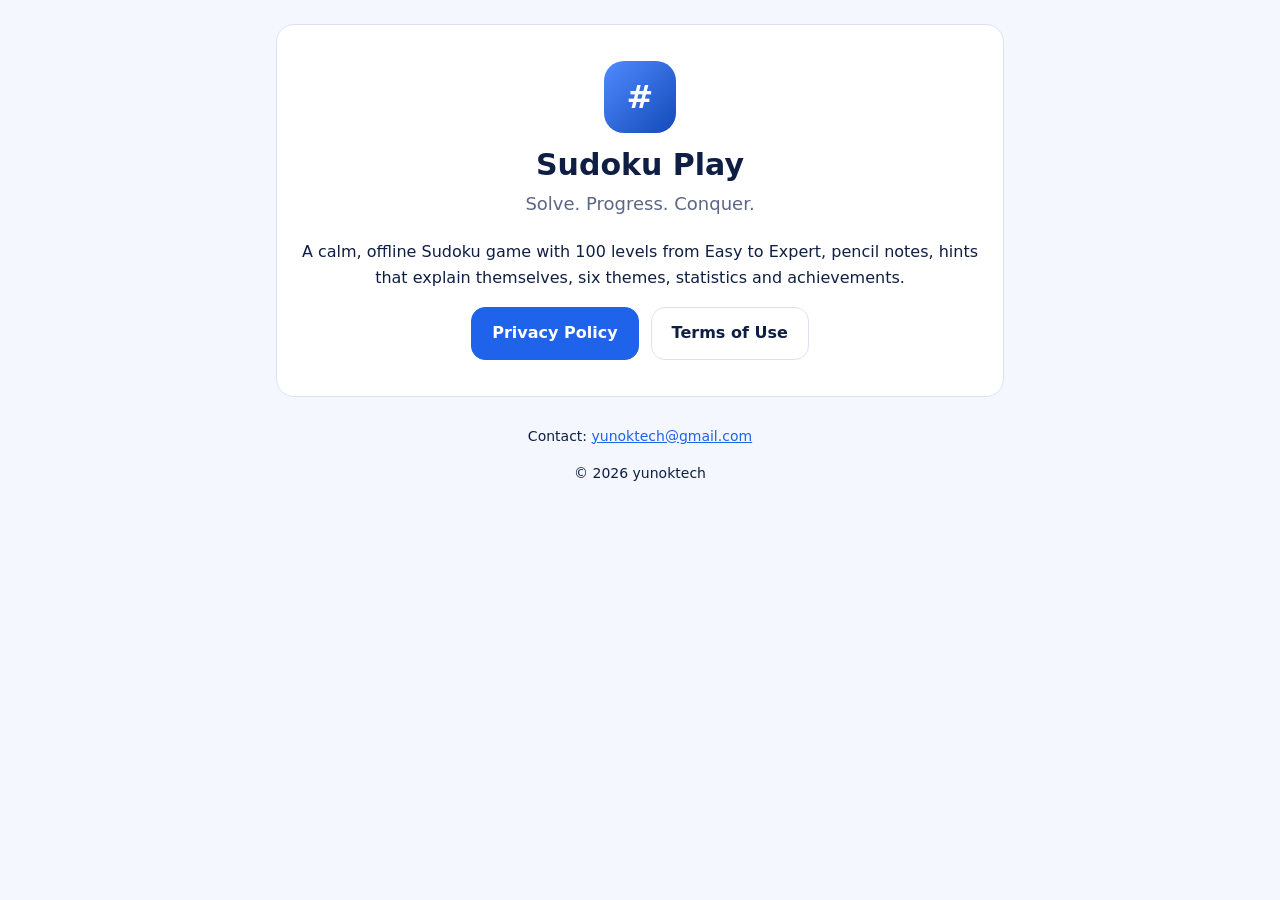
<file: index.html>
<!doctype html>
<html lang="en">
<head>
  <meta charset="utf-8">
  <meta name="viewport" content="width=device-width, initial-scale=1">
  <title>Sudoku Play</title>
  <meta name="description" content="Sudoku Play – a calm, offline Sudoku game with 100 levels from Easy to Expert.">
  <link rel="stylesheet" href="style.css">
</head>
<body>
  <div class="wrap">
    <div class="card hero">
      <div class="logo" aria-hidden="true">#</div>
      <h1>Sudoku Play</h1>
      <p class="tagline">Solve. Progress. Conquer.</p>
      <p>A calm, offline Sudoku game with 100 levels from Easy to Expert, pencil notes, hints that explain
        themselves, six themes, statistics and achievements.</p>
      <div class="buttons">
        <a class="btn primary" href="privacy-policy.html">Privacy Policy</a>
        <a class="btn" href="terms.html">Terms of Use</a>
      </div>
    </div>
    <footer>
      <p>Contact: <a href="mailto:yunoktech@gmail.com">yunoktech@gmail.com</a></p>
      <p>© 2026 yunoktech</p>
    </footer>
  </div>
</body>
</html>
</file>
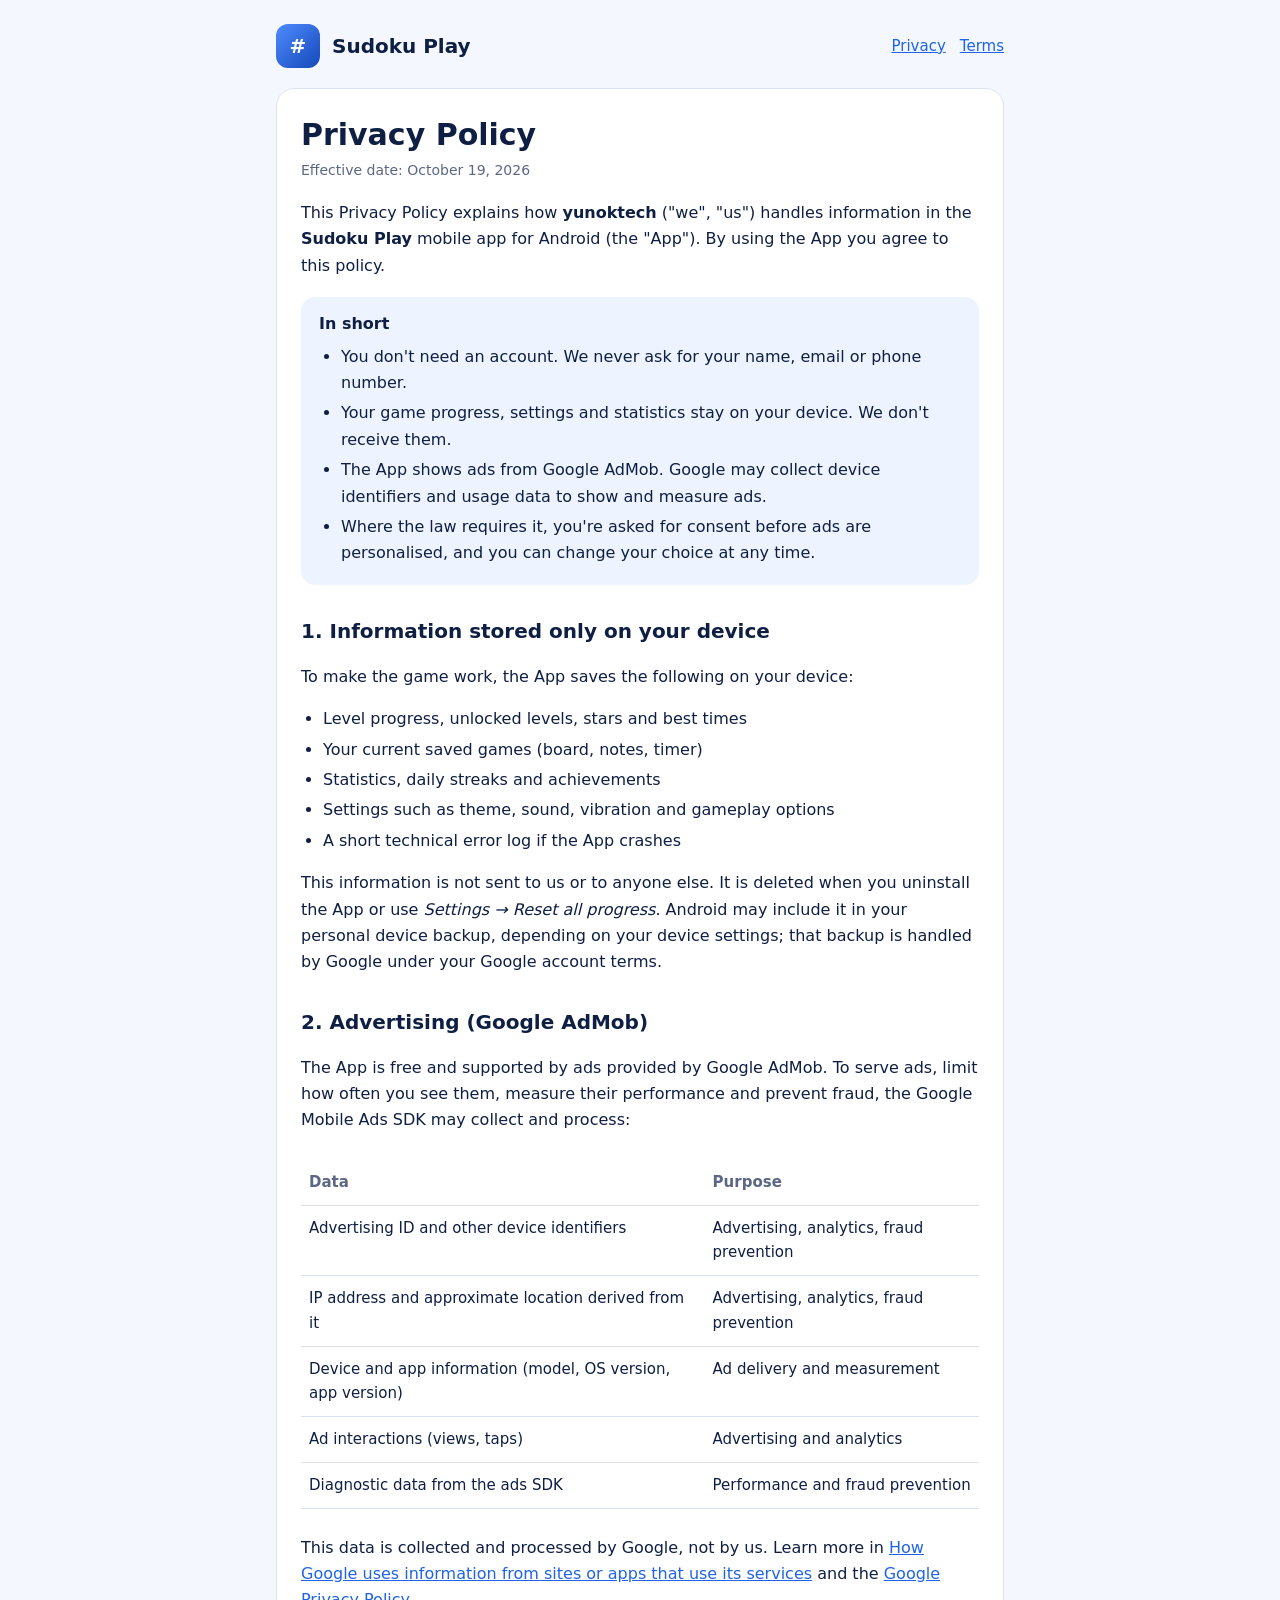
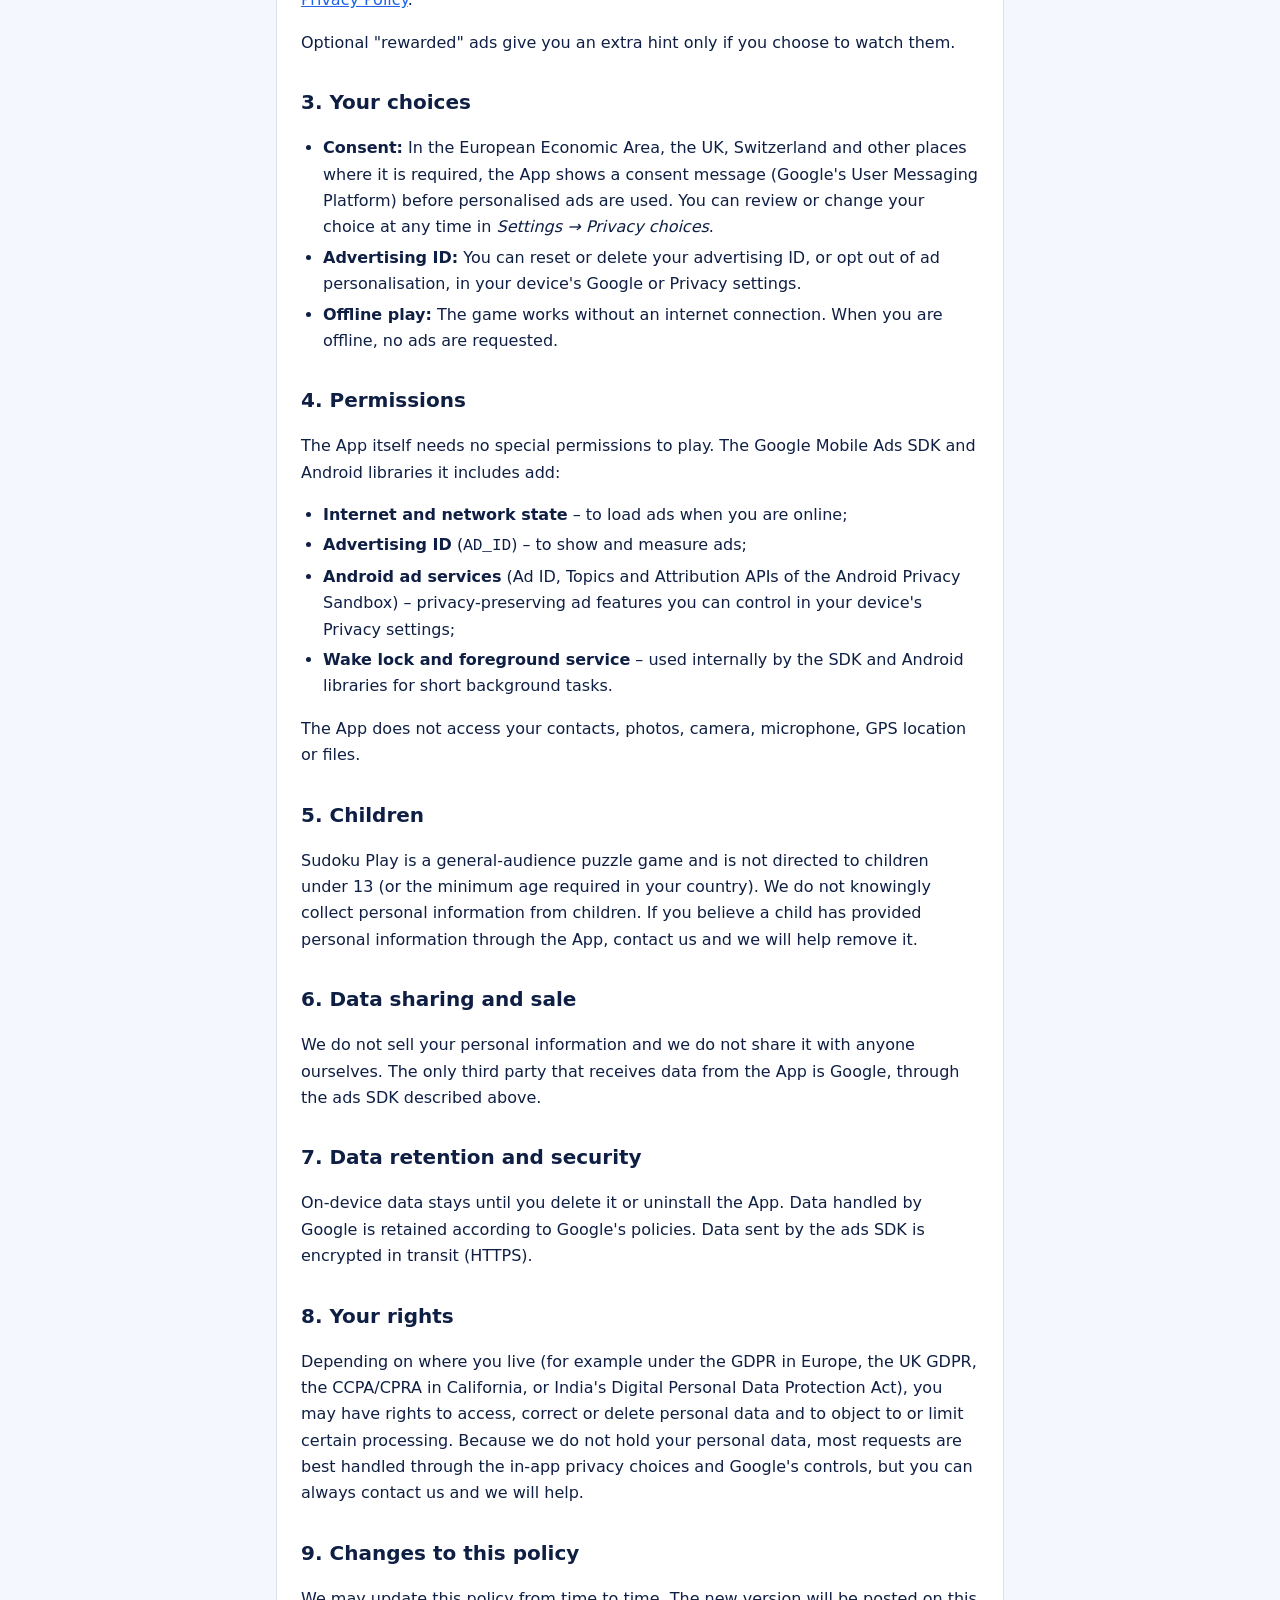
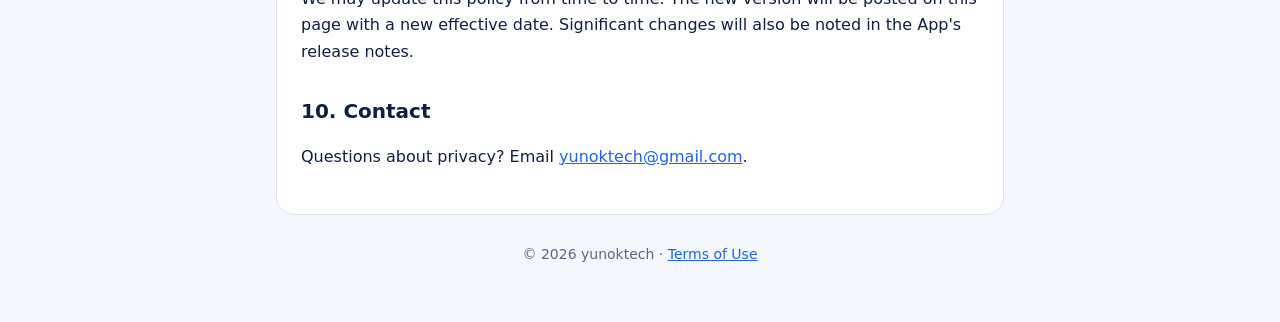
<file: privacy-policy.html>
<!doctype html>
<html lang="en">
<head>
  <meta charset="utf-8">
  <meta name="viewport" content="width=device-width, initial-scale=1">
  <title>Privacy Policy – Sudoku Play</title>
  <meta name="description" content="How the Sudoku Play app handles your information.">
  <link rel="stylesheet" href="style.css">
</head>
<body>
  <div class="wrap">
    <header class="site">
      <a class="brand" href="index.html"><span class="logo" aria-hidden="true">#</span><span class="brand-name">Sudoku Play</span></a>
      <nav class="links"><a href="privacy-policy.html">Privacy</a><a href="terms.html">Terms</a></nav>
    </header>

    <main class="card">
      <h1>Privacy Policy</h1>
      <p class="meta">Effective date: October 19, 2026</p>

      <p>This Privacy Policy explains how <strong>yunoktech</strong> ("we", "us") handles information
        in the <strong>Sudoku Play</strong> mobile app for Android (the "App"). By using the App you agree to this policy.</p>

      <div class="summary">
        <strong>In short</strong>
        <ul>
          <li>You don't need an account. We never ask for your name, email or phone number.</li>
          <li>Your game progress, settings and statistics stay on your device. We don't receive them.</li>
          <li>The App shows ads from Google AdMob. Google may collect device identifiers and usage data to show and measure ads.</li>
          <li>Where the law requires it, you're asked for consent before ads are personalised, and you can change your choice at any time.</li>
        </ul>
      </div>

      <h2>1. Information stored only on your device</h2>
      <p>To make the game work, the App saves the following on your device:</p>
      <ul>
        <li>Level progress, unlocked levels, stars and best times</li>
        <li>Your current saved games (board, notes, timer)</li>
        <li>Statistics, daily streaks and achievements</li>
        <li>Settings such as theme, sound, vibration and gameplay options</li>
        <li>A short technical error log if the App crashes</li>
      </ul>
      <p>This information is not sent to us or to anyone else. It is deleted when you uninstall the App or use
        <em>Settings → Reset all progress</em>. Android may include it in your personal device backup, depending on your
        device settings; that backup is handled by Google under your Google account terms.</p>

      <h2>2. Advertising (Google AdMob)</h2>
      <p>The App is free and supported by ads provided by Google AdMob. To serve ads, limit how often you see them,
        measure their performance and prevent fraud, the Google Mobile Ads SDK may collect and process:</p>
      <div class="table-scroll">
        <table>
          <tr><th>Data</th><th>Purpose</th></tr>
          <tr><td>Advertising ID and other device identifiers</td><td>Advertising, analytics, fraud prevention</td></tr>
          <tr><td>IP address and approximate location derived from it</td><td>Advertising, analytics, fraud prevention</td></tr>
          <tr><td>Device and app information (model, OS version, app version)</td><td>Ad delivery and measurement</td></tr>
          <tr><td>Ad interactions (views, taps)</td><td>Advertising and analytics</td></tr>
          <tr><td>Diagnostic data from the ads SDK</td><td>Performance and fraud prevention</td></tr>
        </table>
      </div>
      <p>This data is collected and processed by Google, not by us. Learn more in
        <a href="https://policies.google.com/technologies/partner-sites" rel="noopener">How Google uses information from sites or apps that use its services</a>
        and the <a href="https://policies.google.com/privacy" rel="noopener">Google Privacy Policy</a>.</p>
      <p>Optional "rewarded" ads give you an extra hint only if you choose to watch them.</p>

      <h2>3. Your choices</h2>
      <ul>
        <li><strong>Consent:</strong> In the European Economic Area, the UK, Switzerland and other places where it is required,
          the App shows a consent message (Google's User Messaging Platform) before personalised ads are used.
          You can review or change your choice at any time in <em>Settings → Privacy choices</em>.</li>
        <li><strong>Advertising ID:</strong> You can reset or delete your advertising ID, or opt out of ad personalisation,
          in your device's Google or Privacy settings.</li>
        <li><strong>Offline play:</strong> The game works without an internet connection. When you are offline, no ads are requested.</li>
      </ul>

      <h2>4. Permissions</h2>
      <p>The App itself needs no special permissions to play. The Google Mobile Ads SDK and Android libraries it includes add:</p>
      <ul>
        <li><strong>Internet and network state</strong> – to load ads when you are online;</li>
        <li><strong>Advertising ID</strong> (<code>AD_ID</code>) – to show and measure ads;</li>
        <li><strong>Android ad services</strong> (Ad ID, Topics and Attribution APIs of the Android Privacy Sandbox) – privacy-preserving
          ad features you can control in your device's Privacy settings;</li>
        <li><strong>Wake lock and foreground service</strong> – used internally by the SDK and Android libraries for short background tasks.</li>
      </ul>
      <p>The App does not access your contacts, photos, camera, microphone, GPS location or files.</p>

      <h2>5. Children</h2>
      <p>Sudoku Play is a general-audience puzzle game and is not directed to children under 13 (or the minimum age
        required in your country). We do not knowingly collect personal information from children. If you believe a child
        has provided personal information through the App, contact us and we will help remove it.</p>

      <h2>6. Data sharing and sale</h2>
      <p>We do not sell your personal information and we do not share it with anyone ourselves. The only third party
        that receives data from the App is Google, through the ads SDK described above.</p>

      <h2>7. Data retention and security</h2>
      <p>On-device data stays until you delete it or uninstall the App. Data handled by Google is retained according to
        Google's policies. Data sent by the ads SDK is encrypted in transit (HTTPS).</p>

      <h2>8. Your rights</h2>
      <p>Depending on where you live (for example under the GDPR in Europe, the UK GDPR, the CCPA/CPRA in California,
        or India's Digital Personal Data Protection Act), you may have rights to access, correct or delete personal data and
        to object to or limit certain processing. Because we do not hold your personal data, most requests are best handled
        through the in-app privacy choices and Google's controls, but you can always contact us and we will help.</p>

      <h2>9. Changes to this policy</h2>
      <p>We may update this policy from time to time. The new version will be posted on this page with a new effective
        date. Significant changes will also be noted in the App's release notes.</p>

      <h2>10. Contact</h2>
      <p>Questions about privacy? Email <a href="mailto:yunoktech@gmail.com">yunoktech@gmail.com</a>.</p>
    </main>

    <footer>© 2026 yunoktech · <a href="terms.html">Terms of Use</a></footer>
  </div>
</body>
</html>
</file>
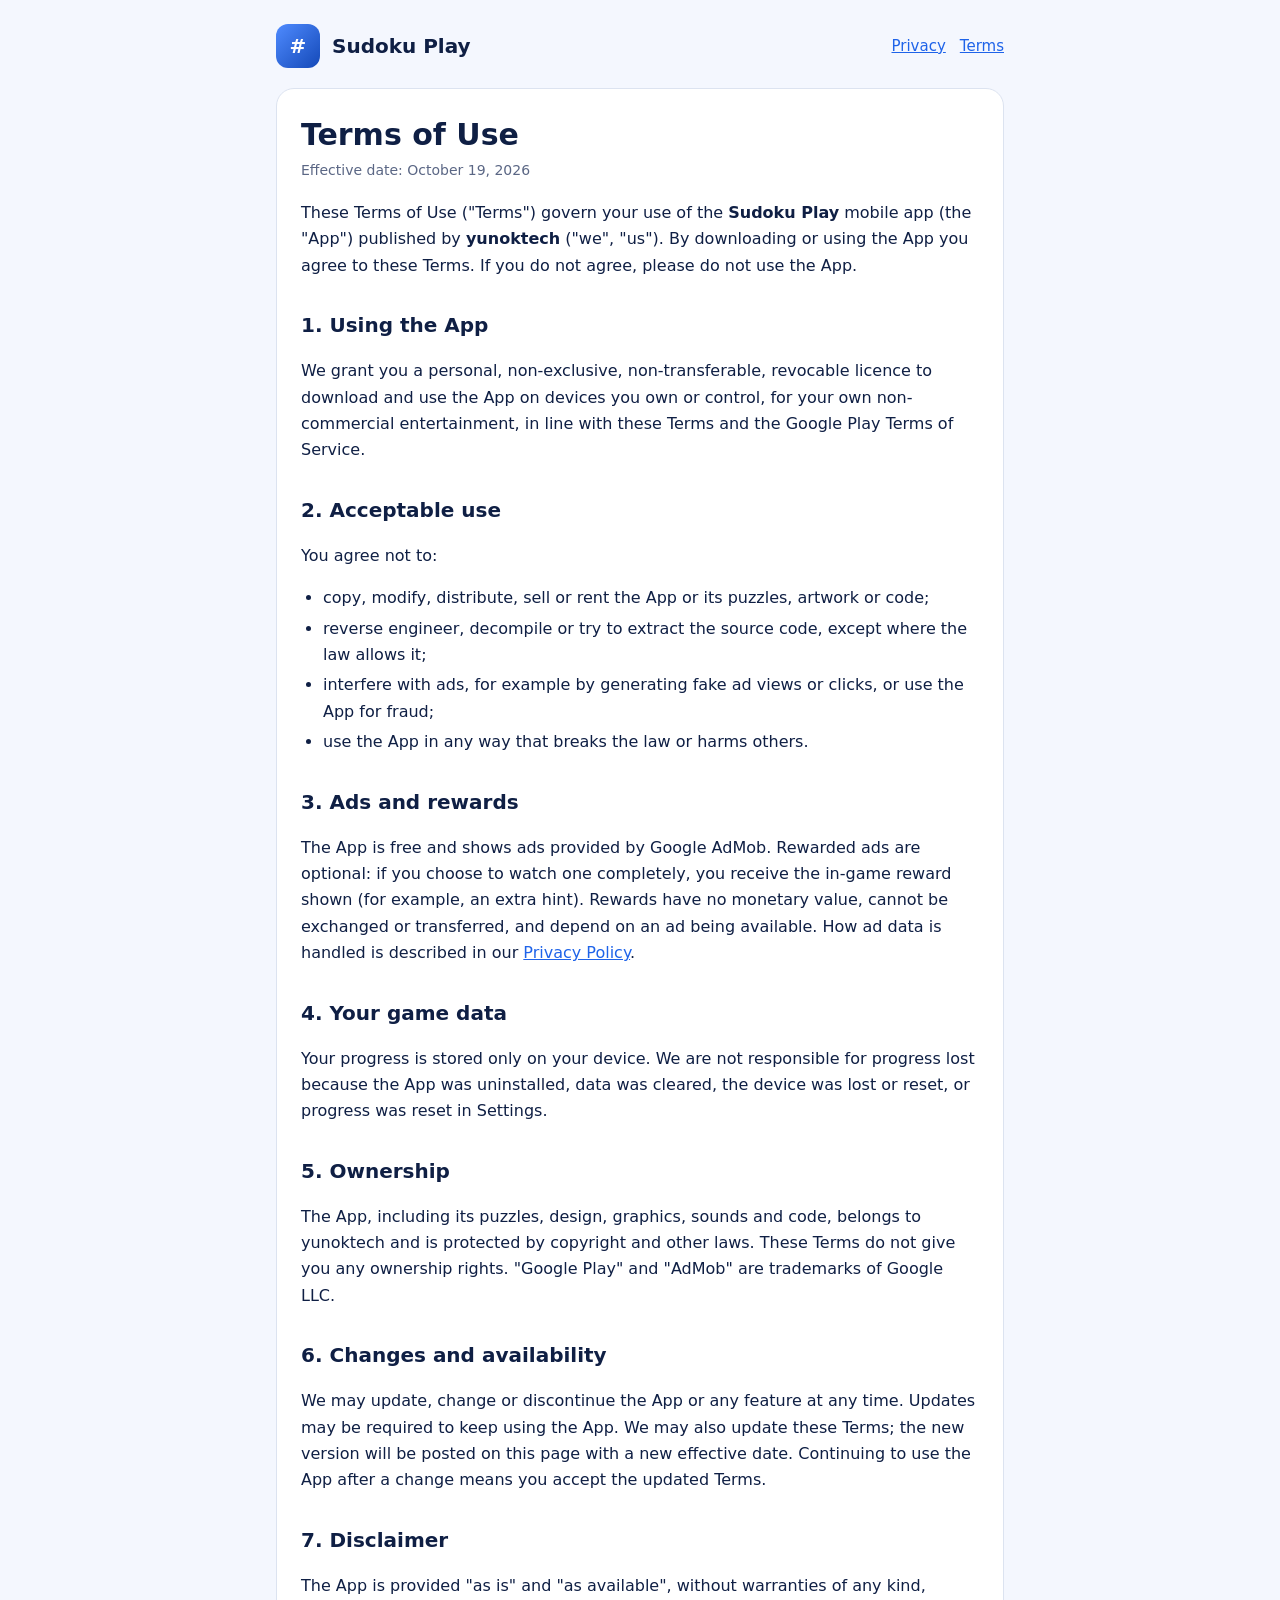
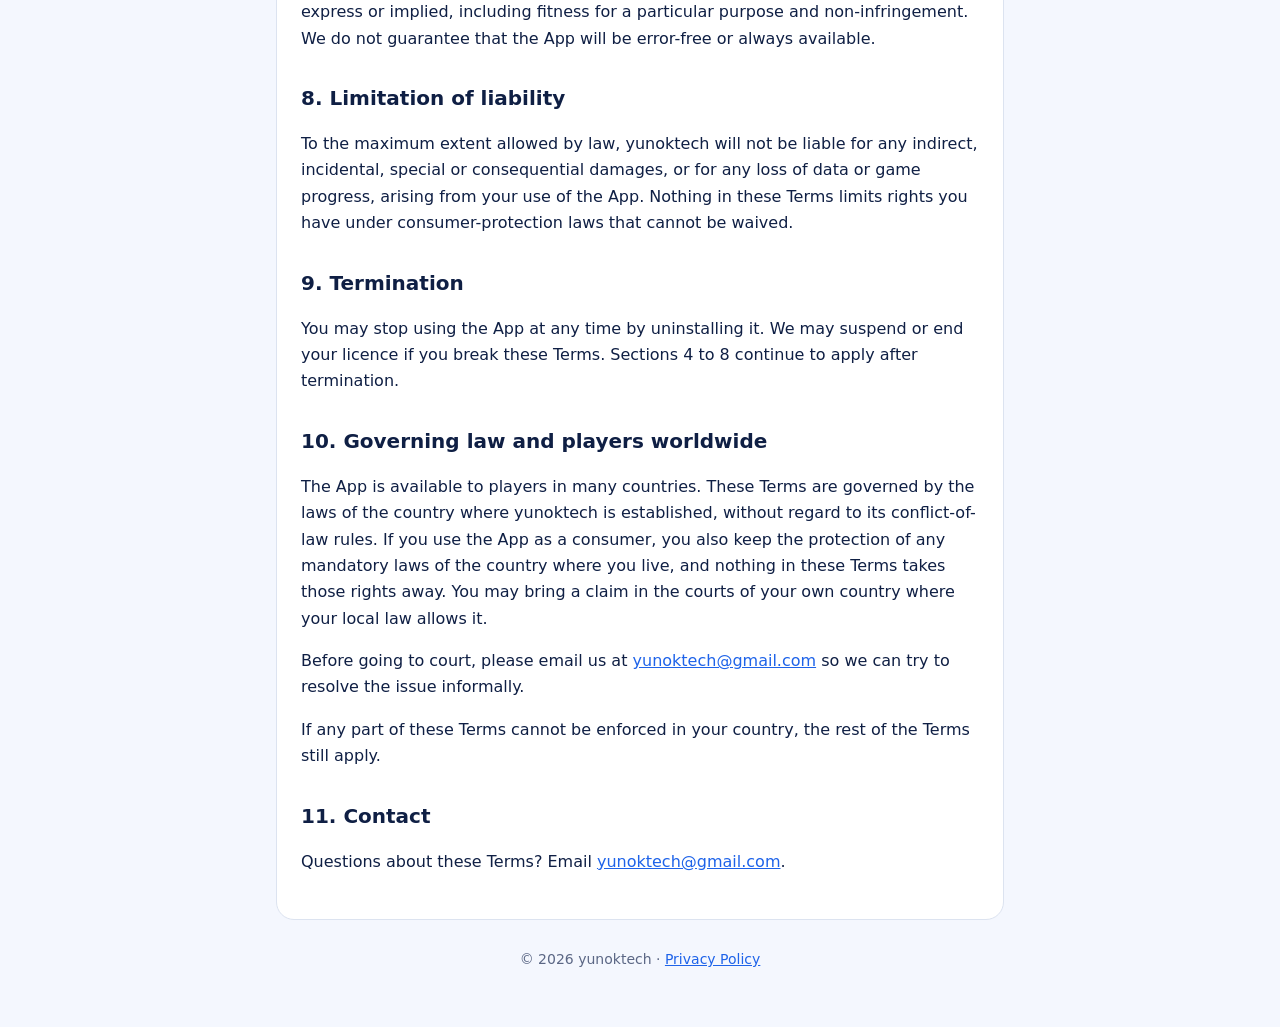
<file: terms.html>
<!doctype html>
<html lang="en">
<head>
  <meta charset="utf-8">
  <meta name="viewport" content="width=device-width, initial-scale=1">
  <title>Terms of Use – Sudoku Play</title>
  <meta name="description" content="Terms of Use for the Sudoku Play app.">
  <link rel="stylesheet" href="style.css">
</head>
<body>
  <div class="wrap">
    <header class="site">
      <a class="brand" href="index.html"><span class="logo" aria-hidden="true">#</span><span class="brand-name">Sudoku Play</span></a>
      <nav class="links"><a href="privacy-policy.html">Privacy</a><a href="terms.html">Terms</a></nav>
    </header>

    <main class="card">
      <h1>Terms of Use</h1>
      <p class="meta">Effective date: October 19, 2026</p>

      <p>These Terms of Use ("Terms") govern your use of the <strong>Sudoku Play</strong> mobile app (the "App")
        published by <strong>yunoktech</strong> ("we", "us"). By downloading or using the App you agree to these
        Terms. If you do not agree, please do not use the App.</p>

      <h2>1. Using the App</h2>
      <p>We grant you a personal, non-exclusive, non-transferable, revocable licence to download and use the App on
        devices you own or control, for your own non-commercial entertainment, in line with these Terms and the
        Google Play Terms of Service.</p>

      <h2>2. Acceptable use</h2>
      <p>You agree not to:</p>
      <ul>
        <li>copy, modify, distribute, sell or rent the App or its puzzles, artwork or code;</li>
        <li>reverse engineer, decompile or try to extract the source code, except where the law allows it;</li>
        <li>interfere with ads, for example by generating fake ad views or clicks, or use the App for fraud;</li>
        <li>use the App in any way that breaks the law or harms others.</li>
      </ul>

      <h2>3. Ads and rewards</h2>
      <p>The App is free and shows ads provided by Google AdMob. Rewarded ads are optional: if you choose to watch one
        completely, you receive the in-game reward shown (for example, an extra hint). Rewards have no monetary value,
        cannot be exchanged or transferred, and depend on an ad being available. How ad data is handled is described in our
        <a href="privacy-policy.html">Privacy Policy</a>.</p>

      <h2>4. Your game data</h2>
      <p>Your progress is stored only on your device. We are not responsible for progress lost because the App was
        uninstalled, data was cleared, the device was lost or reset, or progress was reset in Settings.</p>

      <h2>5. Ownership</h2>
      <p>The App, including its puzzles, design, graphics, sounds and code, belongs to yunoktech and is protected
        by copyright and other laws. These Terms do not give you any ownership rights. "Google Play" and "AdMob" are
        trademarks of Google LLC.</p>

      <h2>6. Changes and availability</h2>
      <p>We may update, change or discontinue the App or any feature at any time. Updates may be required to keep using
        the App. We may also update these Terms; the new version will be posted on this page with a new effective date.
        Continuing to use the App after a change means you accept the updated Terms.</p>

      <h2>7. Disclaimer</h2>
      <p>The App is provided "as is" and "as available", without warranties of any kind, express or implied, including
        fitness for a particular purpose and non-infringement. We do not guarantee that the App will be error-free or
        always available.</p>

      <h2>8. Limitation of liability</h2>
      <p>To the maximum extent allowed by law, yunoktech will not be liable for any indirect, incidental, special
        or consequential damages, or for any loss of data or game progress, arising from your use of the App. Nothing in
        these Terms limits rights you have under consumer-protection laws that cannot be waived.</p>

      <h2>9. Termination</h2>
      <p>You may stop using the App at any time by uninstalling it. We may suspend or end your licence if you break these
        Terms. Sections 4 to 8 continue to apply after termination.</p>

      <h2>10. Governing law and players worldwide</h2>
      <p>The App is available to players in many countries. These Terms are governed by the laws of the country where
        yunoktech is established, without regard to its conflict-of-law rules. If you use the App as a consumer, you also
        keep the protection of any mandatory laws of the country where you live, and nothing in these Terms takes those
        rights away. You may bring a claim in the courts of your own country where your local law allows it.</p>
      <p>Before going to court, please email us at <a href="mailto:yunoktech@gmail.com">yunoktech@gmail.com</a> so we can
        try to resolve the issue informally.</p>
      <p>If any part of these Terms cannot be enforced in your country, the rest of the Terms still apply.</p>

      <h2>11. Contact</h2>
      <p>Questions about these Terms? Email <a href="mailto:yunoktech@gmail.com">yunoktech@gmail.com</a>.</p>
    </main>

    <footer>© 2026 yunoktech · <a href="privacy-policy.html">Privacy Policy</a></footer>
  </div>
</body>
</html>
</file>
<file: style.css>
:root {
  --bg: #f4f7fe;
  --card: #ffffff;
  --text: #0f1f44;
  --muted: #5b6785;
  --primary: #1e63e9;
  --line: #dce3f0;
  --soft: #edf3ff;
}
@media (prefers-color-scheme: dark) {
  :root {
    --bg: #0d1322;
    --card: #161f35;
    --text: #e8eeff;
    --muted: #9aa6c4;
    --primary: #6f9bff;
    --line: #2a3654;
    --soft: #1c2741;
  }
}
* { box-sizing: border-box; }
html { -webkit-text-size-adjust: 100%; }
body {
  margin: 0;
  background: var(--bg);
  color: var(--text);
  font: 16px/1.65 system-ui, -apple-system, "Segoe UI", Roboto, sans-serif;
}
.wrap { max-width: 760px; margin: 0 auto; padding: 24px 16px 56px; }
header.site { display: flex; align-items: center; gap: 12px; margin-bottom: 20px; }
header.site a.brand { display: flex; align-items: center; gap: 12px; color: var(--text); text-decoration: none; }
.logo {
  width: 44px; height: 44px; border-radius: 12px; flex: none;
  background: linear-gradient(135deg, #4f8bff, #1449b8);
  display: grid; place-items: center; color: #fff; font-weight: 800; font-size: 20px;
}
.brand-name { font-weight: 800; font-size: 20px; }
nav.links { margin-left: auto; display: flex; gap: 14px; flex-wrap: wrap; font-size: 15px; }
a { color: var(--primary); }
.card {
  background: var(--card);
  border: 1px solid var(--line);
  border-radius: 18px;
  padding: 28px 24px;
}
h1 { font-size: 30px; line-height: 1.2; margin: 0 0 6px; }
h2 { font-size: 20px; margin: 30px 0 8px; }
h3 { font-size: 17px; margin: 20px 0 6px; }
.meta { color: var(--muted); font-size: 14px; margin: 0 0 18px; }
p, li { color: var(--text); }
.muted { color: var(--muted); }
ul { padding-left: 22px; }
li { margin: 4px 0; }
.summary {
  background: var(--soft);
  border-radius: 14px;
  padding: 14px 18px;
  margin: 18px 0 8px;
}
.summary ul { margin: 6px 0 0; }
table { width: 100%; border-collapse: collapse; margin: 10px 0; font-size: 15px; }
th, td { text-align: left; padding: 10px 8px; border-bottom: 1px solid var(--line); vertical-align: top; }
th { color: var(--muted); font-weight: 600; }
.table-scroll { overflow-x: auto; }
footer { margin-top: 28px; color: var(--muted); font-size: 14px; text-align: center; }
.hero { text-align: center; padding: 36px 24px; }
.hero .logo { width: 72px; height: 72px; border-radius: 20px; font-size: 32px; margin: 0 auto 14px; }
.tagline { color: var(--muted); font-size: 18px; margin: 0 0 20px; }
.buttons { display: flex; gap: 12px; justify-content: center; flex-wrap: wrap; }
.btn {
  display: inline-block; padding: 12px 20px; border-radius: 14px; text-decoration: none; font-weight: 600;
  border: 1px solid var(--line); background: var(--card); color: var(--text);
}
.btn.primary { background: var(--primary); border-color: var(--primary); color: #fff; }
@media (max-width: 520px) {
  h1 { font-size: 25px; }
  .card { padding: 22px 16px; }
  nav.links { margin-left: 0; width: 100%; }
  header.site { flex-wrap: wrap; }
}
</file>
